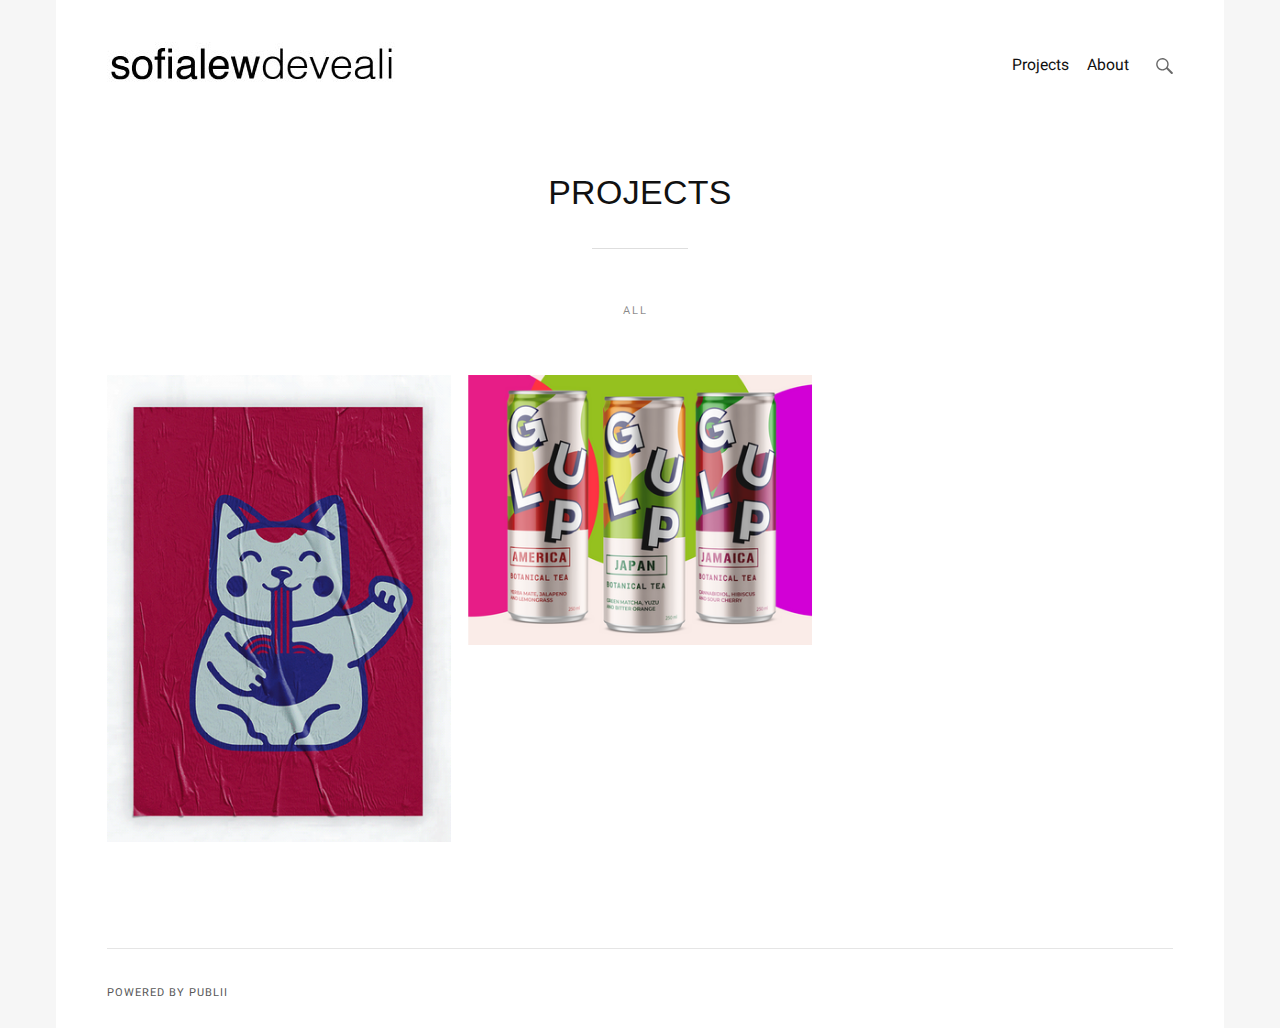
<file: index.html>
<!DOCTYPE html><html lang="en"><head><meta charset="utf-8"><meta http-equiv="X-UA-Compatible" content="IE=edge"><meta name="viewport" content="width=device-width,initial-scale=1"><title>Sofia Lew Deveali</title><meta name="robots" content="index, follow"><meta name="generator" content="Publii Open-Source CMS for Static Site"><link rel="canonical" href="https://sofialew.github.io/"><link rel="alternate" type="application/atom+xml" href="https://sofialew.github.io/feed.xml"><link rel="alternate" type="application/json" href="https://sofialew.github.io/feed.json"><meta property="og:title" content="Sofia Lew Deveali"><meta property="og:image" content="https://sofialew.github.io/media/website/Asset-3.jpg"><meta property="og:site_name" content="Sofia Lew Deveali"><meta property="og:description" content=""><meta property="og:url" content="https://sofialew.github.io/"><meta property="og:type" content="website"><link rel="preconnect" href="https://fonts.gstatic.com/" crossorigin><link href="https://fonts.googleapis.com/css?family=Heebo:400,500%7CPlayfair+Display:400&amp;display=swap" rel="stylesheet"><link rel="stylesheet" href="https://sofialew.github.io/assets/css/style.css?v=43d4a7c8ee86c61bcdac6ac62a89e443"><script type="application/ld+json">{"@context":"http://schema.org","@type":"Organization","name":"Sofia Lew Deveali","logo":"https://sofialew.github.io/media/website/Asset-3.jpg","url":"https://sofialew.github.io/","sameAs":[]}</script><script async src="https://sofialew.github.io/assets/js/lazysizes.min.js?v=9c0e65e25f8f098037678ba0c2be1d9f"></script></head><body><div class="container"><header><a class="logo" href="https://sofialew.github.io/"><img src="https://sofialew.github.io/media/website/Asset-3.jpg" alt="Sofia Lew Deveali"></a><div class="top"><nav class="navbar js-navbar"><button class="navbar__toggle js-navbar__toggle" aria-expanded="false">Menu</button><ul class="navbar__menu"><li class="active"><a href="https://sofialew.github.io/" target="_self">Projects</a></li><li><a href="https://sofialew.github.io/authors/sofia-lew-deveali/" target="_self">About</a></li></ul></nav><div class="top__search"><form action="https://sofialew.github.io/search.html" class="search"><input type="search" name="q" placeholder="search..."></form></div></div></header><main><div class="hero u-wrapper"><h1>PROJECTS</h1></div><nav class="filter"><ul><li><button class="filter__item filter__item--all" data-filter="*">All</button></li></ul></nav><div class="layout layout--3"><div class="card"><a href="https://sofialew.github.io/nino-gordo.html"><div class="card__header"><img class="lazyload" src="https://sofialew.github.io/media/posts/2/responsive/nino-xs.png" data-srcset="https://sofialew.github.io/media/posts/2/responsive/nino-xs.png 300w ,https://sofialew.github.io/media/posts/2/responsive/nino-sm.png 480w ,https://sofialew.github.io/media/posts/2/responsive/nino-md.png 768w ,https://sofialew.github.io/media/posts/2/responsive/nino-lg.png 1024w ,https://sofialew.github.io/media/posts/2/responsive/nino-xl.png 1360w ,https://sofialew.github.io/media/posts/2/responsive/nino-2xl.png 1600w ,https://sofialew.github.io/media/posts/2/responsive/nino-sm2.png 375w" data-sizes="auto" width="530" height="721" alt="Niño Gordo"></div><div class="card__body card__body--compact"><div class="card__body__wrap card__body__wrap--compact"><h2>Niño Gordo</h2><p><time datetime="2020-02-10T01:07">February 10, 2020</time></p></div></div></a></div><div class="card"><a href="https://sofialew.github.io/gulp.html"><div class="card__header"><img class="lazyload" src="https://sofialew.github.io/media/posts/1/responsive/gulp-thumb-xs.png" data-srcset="https://sofialew.github.io/media/posts/1/responsive/gulp-thumb-xs.png 300w ,https://sofialew.github.io/media/posts/1/responsive/gulp-thumb-sm.png 480w ,https://sofialew.github.io/media/posts/1/responsive/gulp-thumb-md.png 768w ,https://sofialew.github.io/media/posts/1/responsive/gulp-thumb-lg.png 1024w ,https://sofialew.github.io/media/posts/1/responsive/gulp-thumb-xl.png 1360w ,https://sofialew.github.io/media/posts/1/responsive/gulp-thumb-2xl.png 1600w ,https://sofialew.github.io/media/posts/1/responsive/gulp-thumb-sm2.png 375w" data-sizes="auto" width="1403" height="1105" alt="GULP"></div><div class="card__body card__body--compact"><div class="card__body__wrap card__body__wrap--compact"><h2>GULP</h2><p><time datetime="2020-02-10T00:51">February 10, 2020</time></p></div></div></a></div></div></main><footer class="footer"><div class="footer__copyright">Powered by Publii</div><div class="footer__social"></div></footer></div><script defer="defer" src="https://sofialew.github.io/assets/js/jquery-3.2.1.slim.min.js?v=5f48fc77cac90c4778fa24ec9c57f37d"></script><script defer="defer" src="https://sofialew.github.io/assets/js/scripts.min.js?v=16be857f09f55a0c76ea5e92e1f5f9d0"></script><script defer="defer" src="https://sofialew.github.io/assets/js/isotope.pkgd.min.js?v=39258d5d7a1a2c1df44cb3a40e494e9a"></script><script>window.addEventListener('DOMContentLoaded', function() {
              (function($) {
                 $(document).ready(function() {
                     var grid=$(".layout").isotope({itemSelector:".card",layoutMode:"masonry",masonry:{columnWidth:".card"},transitionDuration:"0.6s"});$(".layout").each(function(){var t=$(this);this.addEventListener("load",function(){t.isotope("layout")},!0)});var items=grid.find(".card");grid.addClass("layout--is-showing-cards").isotope("revealItemElements",items),$(".filter").on("click",".filter__item",function(){var t=$(this).attr("data-filter");grid.isotope({filter:t})});
                 });
              })(jQuery);
          });</script></body></html>
</file>
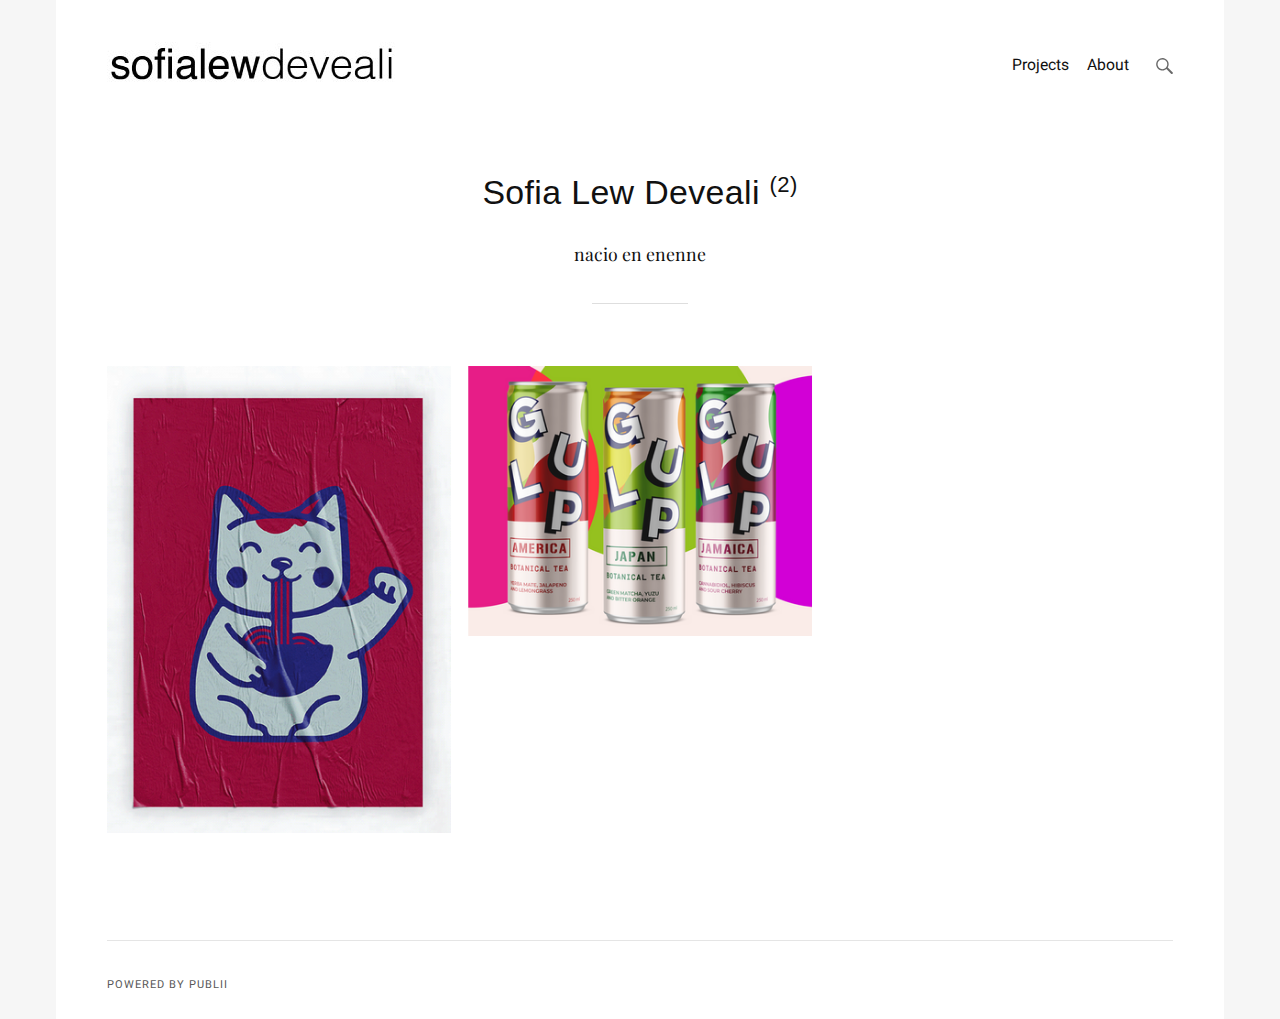
<file: authors/sofia-lew-deveali/index.html>
<!DOCTYPE html><html lang="en"><head><meta charset="utf-8"><meta http-equiv="X-UA-Compatible" content="IE=edge"><meta name="viewport" content="width=device-width,initial-scale=1"><title>Author: Sofia Lew Deveali - Sofia Lew Deveali</title><meta name="robots" content="noindex, follow"><meta name="generator" content="Publii Open-Source CMS for Static Site"><link rel="alternate" type="application/atom+xml" href="https://sofialew.github.io/feed.xml"><link rel="alternate" type="application/json" href="https://sofialew.github.io/feed.json"><meta property="og:title" content="Sofia Lew Deveali"><meta property="og:image" content="https://sofialew.github.io/media/website/Asset-3.jpg"><meta property="og:site_name" content="Sofia Lew Deveali"><meta property="og:description" content=""><meta property="og:url" content="https://sofialew.github.io/authors/sofia-lew-deveali/"><meta property="og:type" content="website"><link rel="preconnect" href="https://fonts.gstatic.com/" crossorigin><link href="https://fonts.googleapis.com/css?family=Heebo:400,500%7CPlayfair+Display:400&amp;display=swap" rel="stylesheet"><link rel="stylesheet" href="https://sofialew.github.io/assets/css/style.css?v=43d4a7c8ee86c61bcdac6ac62a89e443"><script type="application/ld+json">{"@context":"http://schema.org","@type":"Organization","name":"Sofia Lew Deveali","logo":"https://sofialew.github.io/media/website/Asset-3.jpg","url":"https://sofialew.github.io/","sameAs":[]}</script><script async src="https://sofialew.github.io/assets/js/lazysizes.min.js?v=9c0e65e25f8f098037678ba0c2be1d9f"></script></head><body><div class="container"><header><a class="logo" href="https://sofialew.github.io/"><img src="https://sofialew.github.io/media/website/Asset-3.jpg" alt="Sofia Lew Deveali"></a><div class="top"><nav class="navbar js-navbar"><button class="navbar__toggle js-navbar__toggle" aria-expanded="false">Menu</button><ul class="navbar__menu"><li><a href="https://sofialew.github.io/" target="_self">Projects</a></li><li class="active"><a href="https://sofialew.github.io/authors/sofia-lew-deveali/" target="_self">About</a></li></ul></nav><div class="top__search"><form action="https://sofialew.github.io/search.html" class="search"><input type="search" name="q" placeholder="search..."></form></div></div></header><main><div class="hero u-wrapper"><h1>Sofia Lew Deveali <sup>(2)</sup></h1><p class="author-page__info">nacio en enenne</p></div><div class="layout layout--3"><div class="card"><a href="https://sofialew.github.io/nino-gordo.html"><div class="card__header"><img class="lazyload" src="https://sofialew.github.io/media/posts/2/responsive/nino-xs.png" data-srcset="https://sofialew.github.io/media/posts/2/responsive/nino-xs.png 300w ,https://sofialew.github.io/media/posts/2/responsive/nino-sm.png 480w ,https://sofialew.github.io/media/posts/2/responsive/nino-md.png 768w ,https://sofialew.github.io/media/posts/2/responsive/nino-lg.png 1024w ,https://sofialew.github.io/media/posts/2/responsive/nino-xl.png 1360w ,https://sofialew.github.io/media/posts/2/responsive/nino-2xl.png 1600w ,https://sofialew.github.io/media/posts/2/responsive/nino-sm2.png 375w" data-sizes="auto" width="530" height="721" alt="Niño Gordo"></div><div class="card__body card__body--compact"><div class="card__body__wrap card__body__wrap--compact"><h2>Niño Gordo</h2><p><time datetime="2020-02-10T01:07">February 10, 2020</time></p></div></div></a></div><div class="card"><a href="https://sofialew.github.io/gulp.html"><div class="card__header"><img class="lazyload" src="https://sofialew.github.io/media/posts/1/responsive/gulp-thumb-xs.png" data-srcset="https://sofialew.github.io/media/posts/1/responsive/gulp-thumb-xs.png 300w ,https://sofialew.github.io/media/posts/1/responsive/gulp-thumb-sm.png 480w ,https://sofialew.github.io/media/posts/1/responsive/gulp-thumb-md.png 768w ,https://sofialew.github.io/media/posts/1/responsive/gulp-thumb-lg.png 1024w ,https://sofialew.github.io/media/posts/1/responsive/gulp-thumb-xl.png 1360w ,https://sofialew.github.io/media/posts/1/responsive/gulp-thumb-2xl.png 1600w ,https://sofialew.github.io/media/posts/1/responsive/gulp-thumb-sm2.png 375w" data-sizes="auto" width="1403" height="1105" alt="GULP"></div><div class="card__body card__body--compact"><div class="card__body__wrap card__body__wrap--compact"><h2>GULP</h2><p><time datetime="2020-02-10T00:51">February 10, 2020</time></p></div></div></a></div></div></main><footer class="footer"><div class="footer__copyright">Powered by Publii</div><div class="footer__social"></div></footer></div><script defer="defer" src="https://sofialew.github.io/assets/js/jquery-3.2.1.slim.min.js?v=5f48fc77cac90c4778fa24ec9c57f37d"></script><script defer="defer" src="https://sofialew.github.io/assets/js/scripts.min.js?v=16be857f09f55a0c76ea5e92e1f5f9d0"></script><script defer="defer" src="https://sofialew.github.io/assets/js/isotope.pkgd.min.js?v=39258d5d7a1a2c1df44cb3a40e494e9a"></script><script>window.addEventListener('DOMContentLoaded', function() {
                  (function($) {
                     $(document).ready(function() {
                         var grid=$(".layout").isotope({itemSelector:".card",layoutMode:"masonry",masonry:{columnWidth:".card"},transitionDuration:"0.6s"});$(".layout").each(function(){var t=$(this);this.addEventListener("load",function(){t.isotope("layout")},!0)});var items=grid.find(".card");grid.addClass("layout--is-showing-cards").isotope("revealItemElements",items),$(".filter").on("click",".filter__item",function(){var t=$(this).attr("data-filter");grid.isotope({filter:t})});
                     });
                  })(jQuery);
              });</script></body></html>
</file>
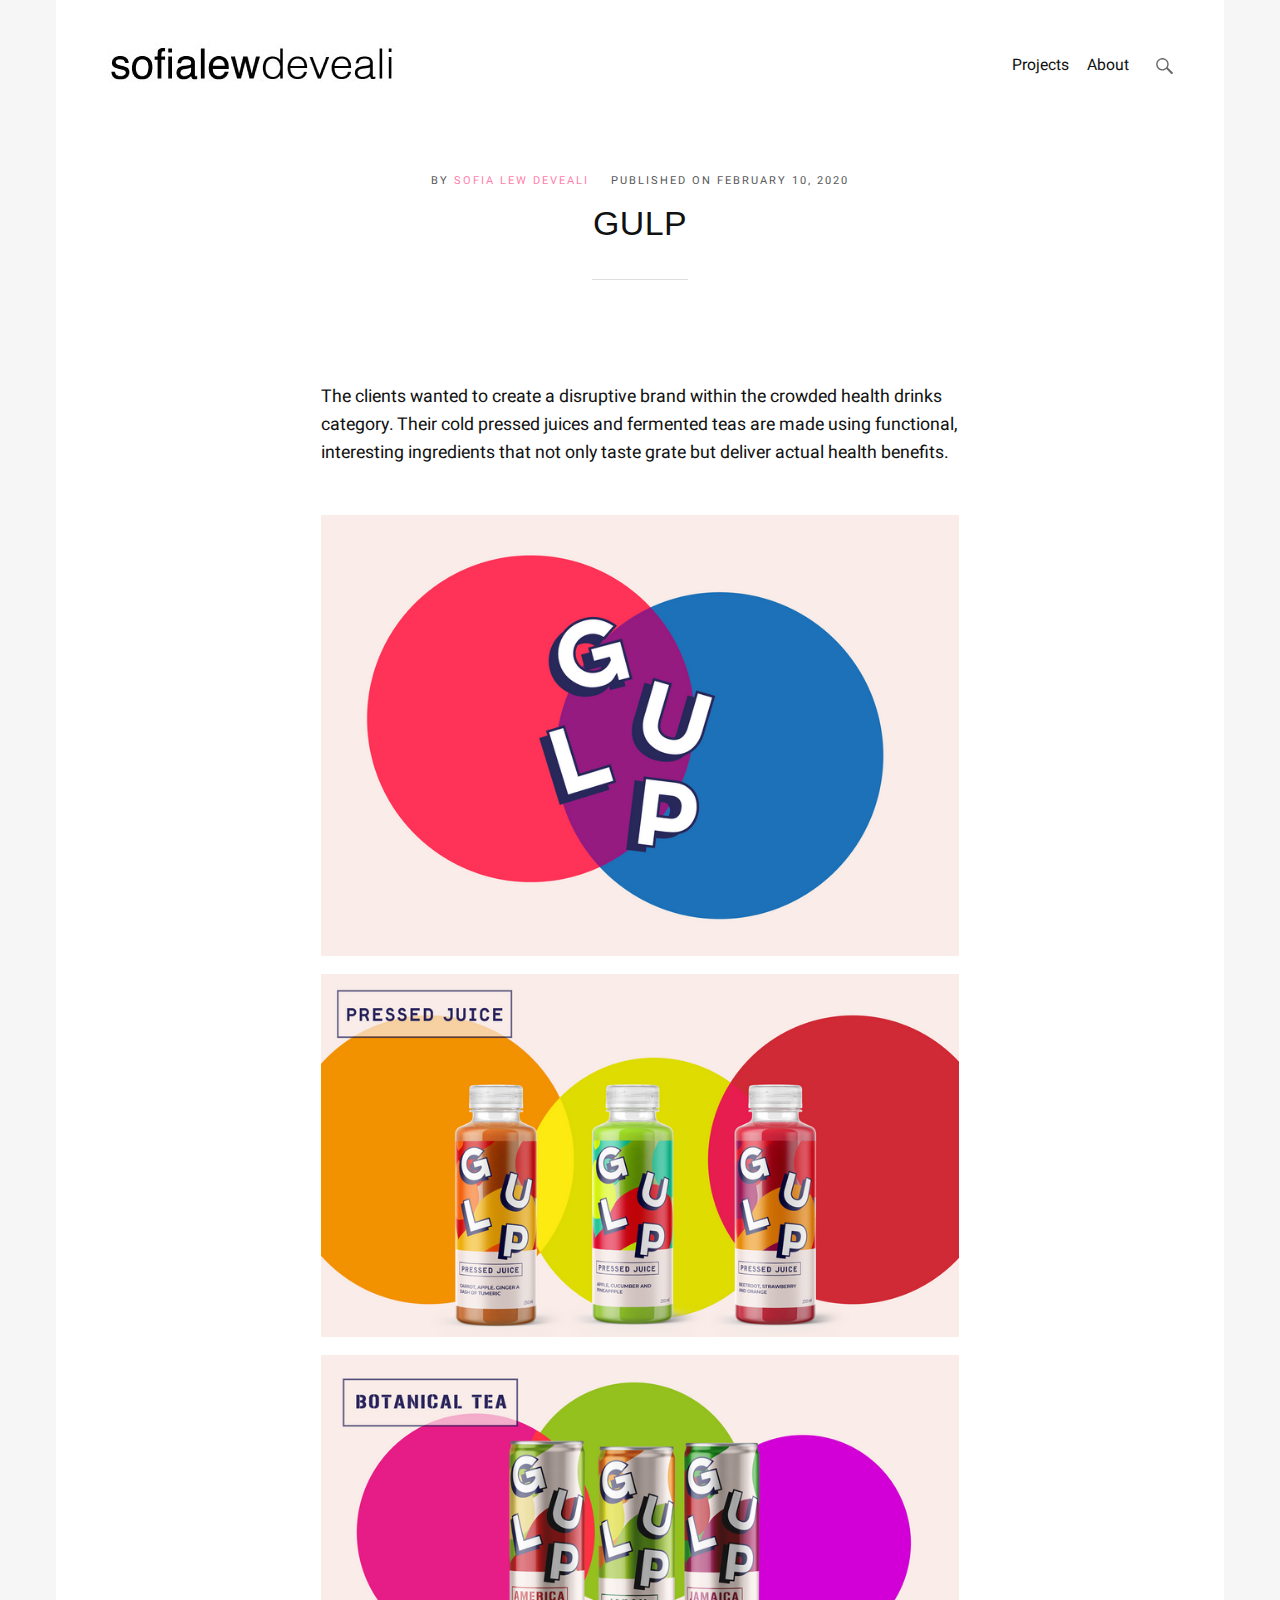
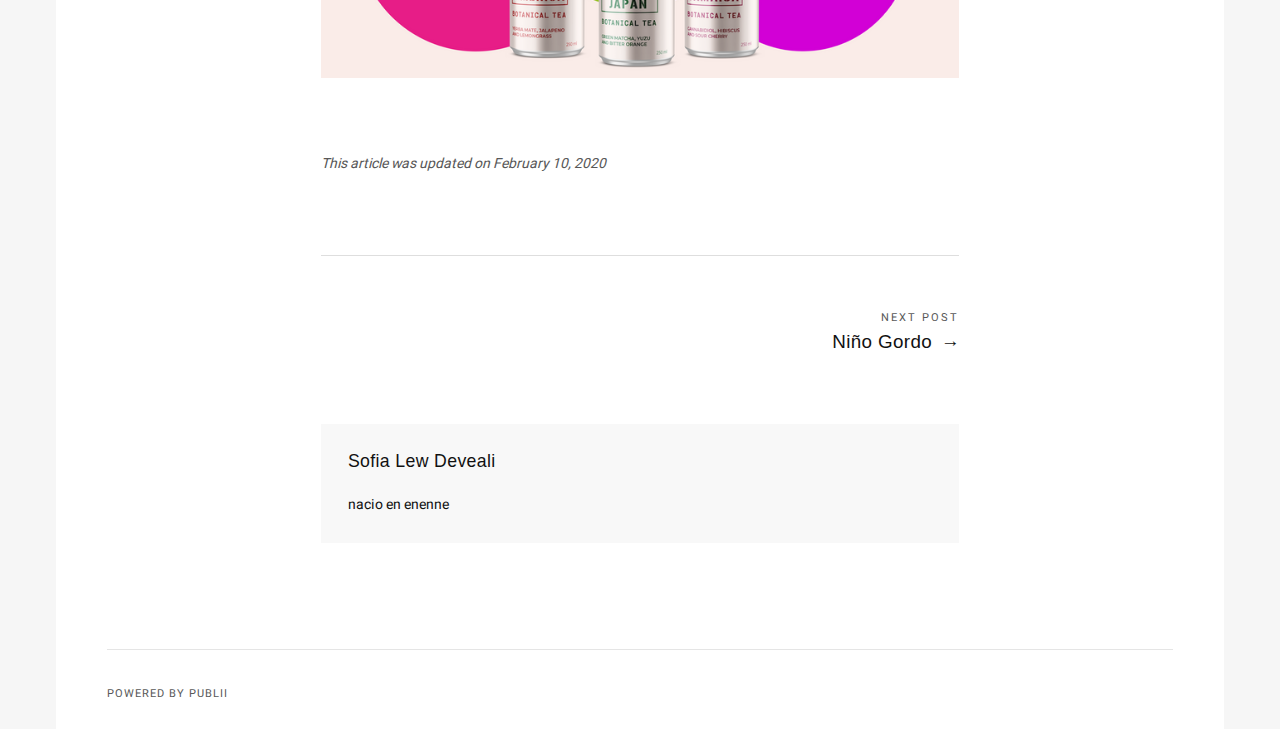
<file: gulp.html>
<!DOCTYPE html><html lang="en"><head><meta charset="utf-8"><meta http-equiv="X-UA-Compatible" content="IE=edge"><meta name="viewport" content="width=device-width,initial-scale=1"><title>GULP - Sofia Lew Deveali</title><meta name="description" content="The clients wanted to create a disruptive brand within the crowded health&hellip;"><meta name="robots" content="index, follow"><meta name="generator" content="Publii Open-Source CMS for Static Site"><link rel="canonical" href="https://sofialew.github.io/gulp.html"><link rel="alternate" type="application/atom+xml" href="https://sofialew.github.io/feed.xml"><link rel="alternate" type="application/json" href="https://sofialew.github.io/feed.json"><meta property="og:title" content="GULP"><meta property="og:image" content="https://sofialew.github.io/media/posts/1/gulp-thumb.png"><meta property="og:site_name" content="Sofia Lew Deveali"><meta property="og:description" content="The clients wanted to create a disruptive brand within the crowded health&hellip;"><meta property="og:url" content="https://sofialew.github.io/gulp.html"><meta property="og:type" content="article"><link rel="preconnect" href="https://fonts.gstatic.com/" crossorigin><link href="https://fonts.googleapis.com/css?family=Heebo:400,500%7CPlayfair+Display:400&amp;display=swap" rel="stylesheet"><link rel="stylesheet" href="https://sofialew.github.io/assets/css/style.css?v=43d4a7c8ee86c61bcdac6ac62a89e443"><link rel="stylesheet" href="https://sofialew.github.io/assets/css/photoswipe.css?v=ffb247881cd6f611d007fd4a96b7b16a"><script type="application/ld+json">{"@context":"http://schema.org","@type":"Article","mainEntityOfPage":{"@type":"WebPage","@id":"https://sofialew.github.io/gulp.html"},"headline":"GULP","datePublished":"2020-02-10T00:51","dateModified":"2020-02-10T01:11","image":{"@type":"ImageObject","url":"https://sofialew.github.io/media/posts/1/gulp-thumb.png","height":1105,"width":1403},"description":"The clients wanted to create a disruptive brand within the crowded health&hellip;","author":{"@type":"Person","name":"Sofia Lew Deveali"},"publisher":{"@type":"Organization","name":"Sofia Lew Deveali","logo":{"@type":"ImageObject","url":"https://sofialew.github.io/media/website/Asset-3.jpg","height":48,"width":288}}}</script><script async src="https://sofialew.github.io/assets/js/lazysizes.min.js?v=9c0e65e25f8f098037678ba0c2be1d9f"></script><style>.pswp--svg .pswp__button,
				          .pswp--svg .pswp__button--arrow--left:before,
				          .pswp--svg .pswp__button--arrow--right:before {
					          background-image: url(https://sofialew.github.io/assets/svg/gallery-icons-light.svg);
			              }</style></head><body><div class="container"><header><a class="logo" href="https://sofialew.github.io/"><img src="https://sofialew.github.io/media/website/Asset-3.jpg" alt="Sofia Lew Deveali"></a><div class="top"><nav class="navbar js-navbar"><button class="navbar__toggle js-navbar__toggle" aria-expanded="false">Menu</button><ul class="navbar__menu"><li><a href="https://sofialew.github.io/" target="_self">Projects</a></li><li><a href="https://sofialew.github.io/authors/sofia-lew-deveali/" target="_self">About</a></li></ul></nav><div class="top__search"><form action="https://sofialew.github.io/search.html" class="search"><input type="search" name="q" placeholder="search..."></form></div></div></header><main><article class="post u-wrapper"><header class="hero"><p class="post__meta">By <a href="https://sofialew.github.io/authors/sofia-lew-deveali/" rel="author" title="Sofia Lew Deveali">Sofia Lew Deveali</a> Published on <time datetime="2020-02-10T00:51">February 10, 2020</time></p><h1 class="post__title">GULP</h1></header><div class="post__featured-image post__image--full"><img class="lazyload" src="https://sofialew.github.io/media/posts/1/responsive/gulp-thumb-xs.png" data-srcset="https://sofialew.github.io/media/posts/1/responsive/gulp-thumb-xs.png 300w ,https://sofialew.github.io/media/posts/1/responsive/gulp-thumb-sm.png 480w ,https://sofialew.github.io/media/posts/1/responsive/gulp-thumb-md.png 768w ,https://sofialew.github.io/media/posts/1/responsive/gulp-thumb-lg.png 1024w ,https://sofialew.github.io/media/posts/1/responsive/gulp-thumb-xl.png 1360w ,https://sofialew.github.io/media/posts/1/responsive/gulp-thumb-2xl.png 1600w ,https://sofialew.github.io/media/posts/1/responsive/gulp-thumb-sm2.png 375w" data-sizes="auto" width="1403" height="1105" alt="GULP"></div><div class="post__entry"><p class="ProjectInfo-projectName-1E3">The clients wanted to create a disruptive brand within the crowded health drinks category. Their cold pressed juices and fermented teas are made using functional, interesting ingredients that not only taste grate but deliver actual health benefits.</p><div class="gallery" data-is-empty="false" data-columns="1"><figure class="gallery__item"><a href="https://sofialew.github.io/media/posts/1/gallery/gulp.png" data-size="2800x1940"><img src="https://sofialew.github.io/media/posts/1/gallery/gulp-thumbnail.png" alt="" width="768" height="532"></a></figure><figure class="gallery__item"><a href="https://sofialew.github.io/media/posts/1/gallery/gulp2.png" data-size="2800x1597"><img src="https://sofialew.github.io/media/posts/1/gallery/gulp2-thumbnail.png" alt="" width="768" height="438"></a></figure><figure class="gallery__item"><a href="https://sofialew.github.io/media/posts/1/gallery/gulpthumb.png" data-size="2800x1419"><img src="https://sofialew.github.io/media/posts/1/gallery/gulpthumb-thumbnail.png" alt="" width="768" height="389"></a></figure></div></div><footer class="post__footer"><div class="post__last-updated">This article was updated on February 10, 2020</div><div class="post__footer__col"><div class="post__share"></div></div><nav class="post__nav"><div class="post__nav__next">Next Post<h5><a href="https://sofialew.github.io/nino-gordo.html" class="inverse" rel="next">Niño Gordo</a></h5></div></nav><div class="post__bio"><div><h3><a href="https://sofialew.github.io/authors/sofia-lew-deveali/" class="inverse" title="Sofia Lew Deveali">Sofia Lew Deveali</a></h3><p>nacio en enenne</p></div></div></footer></article></main><footer class="footer"><div class="footer__copyright">Powered by Publii</div><div class="footer__social"></div></footer></div><script defer="defer" src="https://sofialew.github.io/assets/js/jquery-3.2.1.slim.min.js?v=5f48fc77cac90c4778fa24ec9c57f37d"></script><script defer="defer" src="https://sofialew.github.io/assets/js/scripts.min.js?v=16be857f09f55a0c76ea5e92e1f5f9d0"></script><script defer="defer" src="https://sofialew.github.io/assets/js/photoswipe.min.js?v=90d5a5ff4789f25f79840f95fc089c0e"></script><script defer="defer" src="https://sofialew.github.io/assets/js/photoswipe-ui-default.min.js?v=c061a13816b98ce8c8a7ffb2e62dc403"></script><script>var initPhotoSwipeFromDOM=function(gallerySelector){var parseThumbnailElements=function(el){var thumbElements=el.childNodes,numNodes=thumbElements.length,items=[],figureEl,linkEl,size,item;for(var i=0;i<numNodes;i++){figureEl=thumbElements[i];if(figureEl.nodeType!==1){continue;}
          linkEl=figureEl.children[0];size=linkEl.getAttribute('data-size').split('x');item={src:linkEl.getAttribute('href'),w:parseInt(size[0],10),h:parseInt(size[1],10)};if(figureEl.children.length>1){item.title=figureEl.children[1].innerHTML;}
          if(linkEl.children.length>0){item.msrc=linkEl.children[0].getAttribute('src');}
          item.el=figureEl;items.push(item);}
          return items;};var closest=function closest(el,fn){return el&&(fn(el)?el:closest(el.parentNode,fn));};var onThumbnailsClick=function(e){e=e||window.event;e.preventDefault?e.preventDefault():e.returnValue=false;var eTarget=e.target||e.srcElement;var clickedListItem=closest(eTarget,function(el){return(el.tagName&&el.tagName.toUpperCase()==='FIGURE');});if(!clickedListItem){return;}
          var clickedGallery=clickedListItem.parentNode,childNodes=clickedListItem.parentNode.childNodes,numChildNodes=childNodes.length,nodeIndex=0,index;for(var i=0;i<numChildNodes;i++){if(childNodes[i].nodeType!==1){continue;}
          if(childNodes[i]===clickedListItem){index=nodeIndex;break;}
          nodeIndex++;}
          if(index>=0){openPhotoSwipe(index,clickedGallery);}
          return false;};var photoswipeParseHash=function(){var hash=window.location.hash.substring(1),params={};if(hash.length<5){return params;}
          var vars=hash.split('&');for(var i=0;i<vars.length;i++){if(!vars[i]){continue;}
          var pair=vars[i].split('=');if(pair.length<2){continue;}
          params[pair[0]]=pair[1];}
          if(params.gid){params.gid=parseInt(params.gid,10);}
          return params;};var openPhotoSwipe=function(index,galleryElement,disableAnimation,fromURL){var pswpElement=document.querySelectorAll('.pswp')[0],gallery,options,items;items=parseThumbnailElements(galleryElement);options={galleryUID:galleryElement.getAttribute('data-pswp-uid'),getThumbBoundsFn:function(index){var thumbnail=items[index].el.getElementsByTagName('img')[0],pageYScroll=window.pageYOffset||document.documentElement.scrollTop,rect=thumbnail.getBoundingClientRect();return{x:rect.left,y:rect.top+pageYScroll,w:rect.width};},
          mainClass:'pswp--dark',
          preload: [1,2],
          hideAnimationDuration:200,
          showAnimationDuration:0,
          bgOpacity: 0.7,
          showHideOpacity:true,
          closeOnScroll: true,
          arrowKeys: true,
          closeEl: true,
          captionEl: true,
          fullscreenEl: true,
          zoomEl: true,
          shareEl: true,
          counterEl: true,
          arrowEl: true,
          preloaderEl: true
          };if(fromURL){if(options.galleryPIDs){for(var j=0;j<items.length;j++){if(items[j].pid==index){options.index=j;break;}}}else{options.index=parseInt(index,10)-1;}}else{options.index=parseInt(index,10);}
          if(isNaN(options.index)){return;}
          if(disableAnimation){options.showAnimationDuration=0;}
          gallery=new PhotoSwipe(pswpElement,PhotoSwipeUI_Default,items,options);gallery.init();gallery.options.escKey=true;};var galleryElements=document.querySelectorAll(gallerySelector);for(var i=0,l=galleryElements.length;i<l;i++){galleryElements[i].setAttribute('data-pswp-uid',i+1);galleryElements[i].onclick=onThumbnailsClick;}
          var hashData=photoswipeParseHash();if(hashData.pid&&hashData.gid){openPhotoSwipe(hashData.pid,galleryElements[hashData.gid-1],true,true);}};initPhotoSwipeFromDOM('.gallery');</script><div class="pswp" tabindex="-1" role="dialog" aria-hidden="true"><div class="pswp__bg"></div><div class="pswp__scroll-wrap"><div class="pswp__container"><div class="pswp__item"></div><div class="pswp__item"></div><div class="pswp__item"></div></div><div class="pswp__ui pswp__ui--hidden"><div class="pswp__top-bar"><div class="pswp__counter"></div><button class="pswp__button pswp__button--close" title="Close (Esc)"></button> <button class="pswp__button pswp__button--share" title="Share"></button> <button class="pswp__button pswp__button--fs" title="Toggle fullscreen"></button> <button class="pswp__button pswp__button--zoom" title="Zoom in/out"></button><div class="pswp__preloader"><div class="pswp__preloader__icn"><div class="pswp__preloader__cut"><div class="pswp__preloader__donut"></div></div></div></div></div><div class="pswp__share-modal pswp__share-modal--hidden pswp__single-tap"><div class="pswp__share-tooltip"></div></div><button class="pswp__button pswp__button--arrow--left" title="Previous (arrow left)"></button> <button class="pswp__button pswp__button--arrow--right" title="Next (arrow right)"></button><div class="pswp__caption"><div class="pswp__caption__center"></div></div></div></div></div></body></html>
</file>
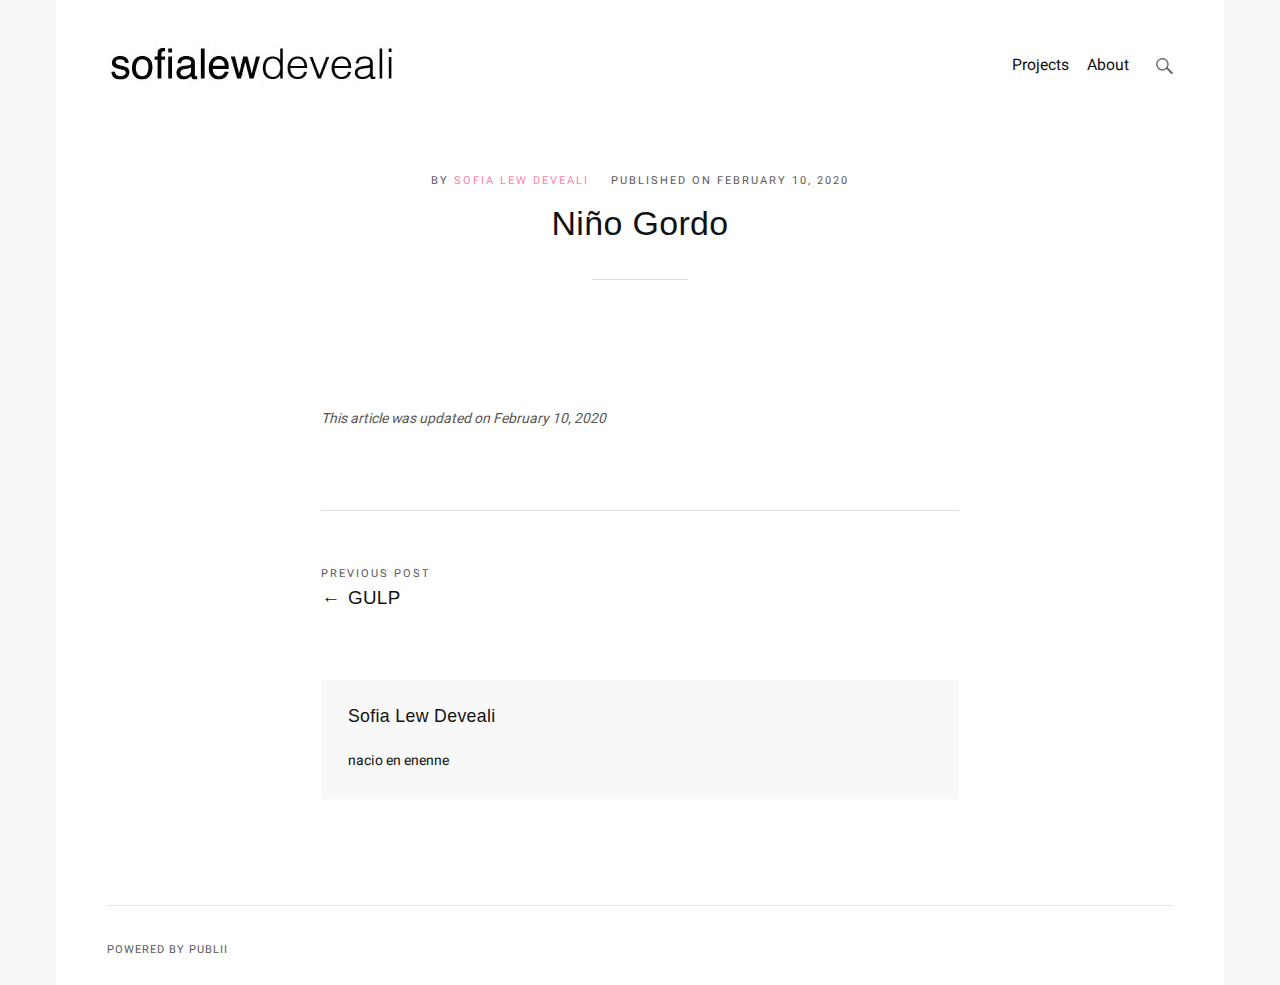
<file: nino-gordo.html>
<!DOCTYPE html><html lang="en"><head><meta charset="utf-8"><meta http-equiv="X-UA-Compatible" content="IE=edge"><meta name="viewport" content="width=device-width,initial-scale=1"><title>Niño Gordo - Sofia Lew Deveali</title><meta name="robots" content="index, follow"><meta name="generator" content="Publii Open-Source CMS for Static Site"><link rel="canonical" href="https://sofialew.github.io/nino-gordo.html"><link rel="alternate" type="application/atom+xml" href="https://sofialew.github.io/feed.xml"><link rel="alternate" type="application/json" href="https://sofialew.github.io/feed.json"><meta property="og:title" content="Niño Gordo"><meta property="og:image" content="https://sofialew.github.io/media/posts/2/nino.png"><meta property="og:site_name" content="Sofia Lew Deveali"><meta property="og:description" content=""><meta property="og:url" content="https://sofialew.github.io/nino-gordo.html"><meta property="og:type" content="article"><link rel="preconnect" href="https://fonts.gstatic.com/" crossorigin><link href="https://fonts.googleapis.com/css?family=Heebo:400,500%7CPlayfair+Display:400&amp;display=swap" rel="stylesheet"><link rel="stylesheet" href="https://sofialew.github.io/assets/css/style.css?v=43d4a7c8ee86c61bcdac6ac62a89e443"><script type="application/ld+json">{"@context":"http://schema.org","@type":"Article","mainEntityOfPage":{"@type":"WebPage","@id":"https://sofialew.github.io/nino-gordo.html"},"headline":"Niño Gordo","datePublished":"2020-02-10T01:07","dateModified":"2020-02-10T01:07","image":{"@type":"ImageObject","url":"https://sofialew.github.io/media/posts/2/nino.png","height":721,"width":530},"description":"","author":{"@type":"Person","name":"Sofia Lew Deveali"},"publisher":{"@type":"Organization","name":"Sofia Lew Deveali","logo":{"@type":"ImageObject","url":"https://sofialew.github.io/media/website/Asset-3.jpg","height":48,"width":288}}}</script><script async src="https://sofialew.github.io/assets/js/lazysizes.min.js?v=9c0e65e25f8f098037678ba0c2be1d9f"></script></head><body><div class="container"><header><a class="logo" href="https://sofialew.github.io/"><img src="https://sofialew.github.io/media/website/Asset-3.jpg" alt="Sofia Lew Deveali"></a><div class="top"><nav class="navbar js-navbar"><button class="navbar__toggle js-navbar__toggle" aria-expanded="false">Menu</button><ul class="navbar__menu"><li><a href="https://sofialew.github.io/" target="_self">Projects</a></li><li><a href="https://sofialew.github.io/authors/sofia-lew-deveali/" target="_self">About</a></li></ul></nav><div class="top__search"><form action="https://sofialew.github.io/search.html" class="search"><input type="search" name="q" placeholder="search..."></form></div></div></header><main><article class="post u-wrapper"><header class="hero"><p class="post__meta">By <a href="https://sofialew.github.io/authors/sofia-lew-deveali/" rel="author" title="Sofia Lew Deveali">Sofia Lew Deveali</a> Published on <time datetime="2020-02-10T01:07">February 10, 2020</time></p><h1 class="post__title">Niño Gordo</h1></header><div class="post__featured-image post__image--full"><img class="lazyload" src="https://sofialew.github.io/media/posts/2/responsive/nino-xs.png" data-srcset="https://sofialew.github.io/media/posts/2/responsive/nino-xs.png 300w ,https://sofialew.github.io/media/posts/2/responsive/nino-sm.png 480w ,https://sofialew.github.io/media/posts/2/responsive/nino-md.png 768w ,https://sofialew.github.io/media/posts/2/responsive/nino-lg.png 1024w ,https://sofialew.github.io/media/posts/2/responsive/nino-xl.png 1360w ,https://sofialew.github.io/media/posts/2/responsive/nino-2xl.png 1600w ,https://sofialew.github.io/media/posts/2/responsive/nino-sm2.png 375w" data-sizes="auto" width="530" height="721" alt="Niño Gordo"></div><div class="post__entry"></div><footer class="post__footer"><div class="post__last-updated">This article was updated on February 10, 2020</div><div class="post__footer__col"><div class="post__share"></div></div><nav class="post__nav"><div class="post__nav__prev">Previous Post<h5><a href="https://sofialew.github.io/gulp.html" class="inverse" rel="prev">GULP</a></h5></div></nav><div class="post__bio"><div><h3><a href="https://sofialew.github.io/authors/sofia-lew-deveali/" class="inverse" title="Sofia Lew Deveali">Sofia Lew Deveali</a></h3><p>nacio en enenne</p></div></div></footer></article></main><footer class="footer"><div class="footer__copyright">Powered by Publii</div><div class="footer__social"></div></footer></div><script defer="defer" src="https://sofialew.github.io/assets/js/jquery-3.2.1.slim.min.js?v=5f48fc77cac90c4778fa24ec9c57f37d"></script><script defer="defer" src="https://sofialew.github.io/assets/js/scripts.min.js?v=16be857f09f55a0c76ea5e92e1f5f9d0"></script></body></html>
</file>
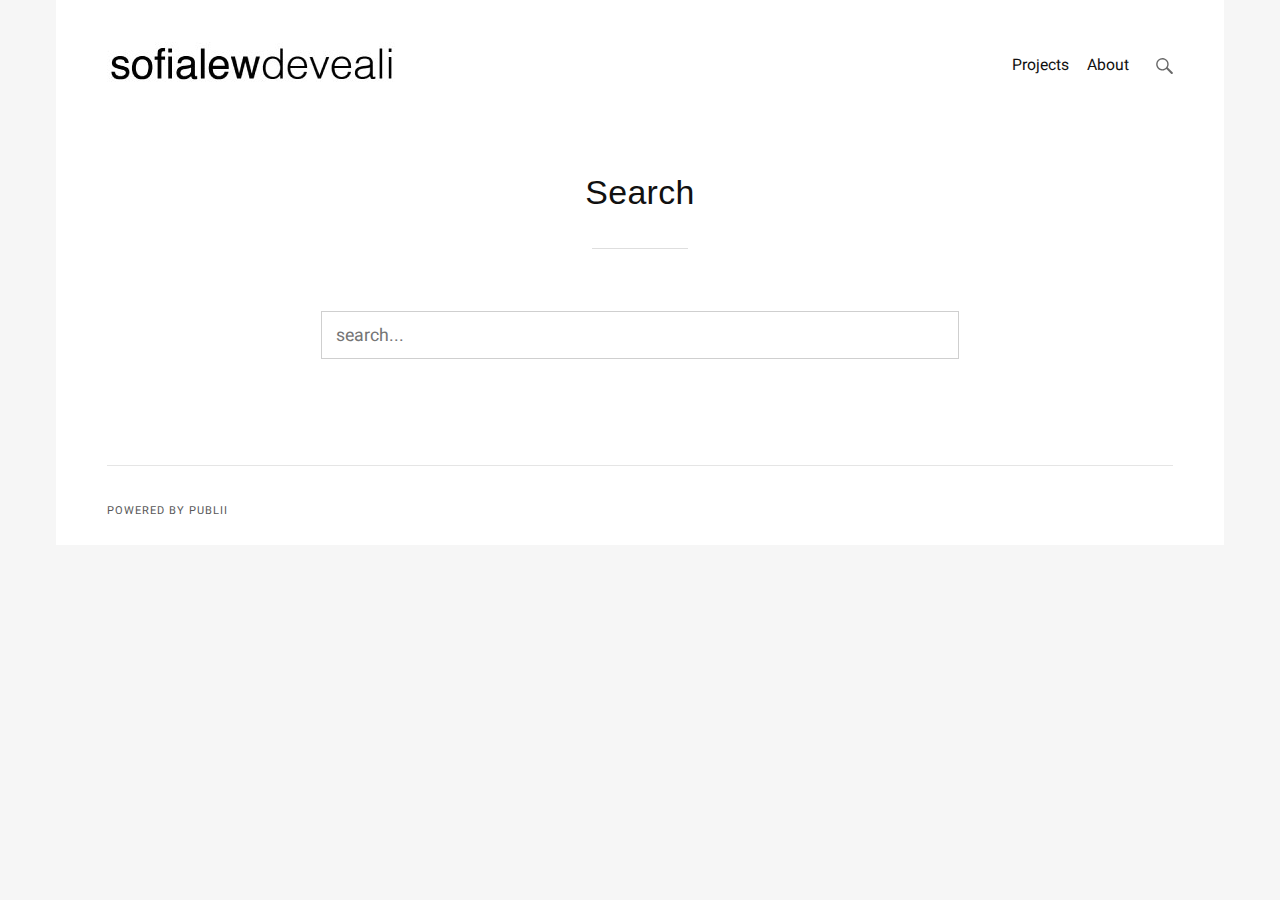
<file: search.html>
<!DOCTYPE html><html lang="en"><head><meta charset="utf-8"><meta http-equiv="X-UA-Compatible" content="IE=edge"><meta name="viewport" content="width=device-width,initial-scale=1"><title>Search - Sofia Lew Deveali</title><meta name="robots" content="noindex, follow"><meta name="generator" content="Publii Open-Source CMS for Static Site"><link rel="alternate" type="application/atom+xml" href="https://sofialew.github.io/feed.xml"><link rel="alternate" type="application/json" href="https://sofialew.github.io/feed.json"><meta property="og:title" content="Sofia Lew Deveali"><meta property="og:image" content="https://sofialew.github.io/media/website/Asset-3.jpg"><meta property="og:site_name" content="Sofia Lew Deveali"><meta property="og:description" content=""><meta property="og:url" content="https://sofialew.github.io/"><meta property="og:type" content="website"><link rel="preconnect" href="https://fonts.gstatic.com/" crossorigin><link href="https://fonts.googleapis.com/css?family=Heebo:400,500%7CPlayfair+Display:400&amp;display=swap" rel="stylesheet"><link rel="stylesheet" href="https://sofialew.github.io/assets/css/style.css?v=43d4a7c8ee86c61bcdac6ac62a89e443"><script type="application/ld+json">{"@context":"http://schema.org","@type":"Organization","name":"Sofia Lew Deveali","logo":"https://sofialew.github.io/media/website/Asset-3.jpg","url":"https://sofialew.github.io/","sameAs":[]}</script><script async src="https://sofialew.github.io/assets/js/lazysizes.min.js?v=9c0e65e25f8f098037678ba0c2be1d9f"></script></head><body><div class="container"><header><a class="logo" href="https://sofialew.github.io/"><img src="https://sofialew.github.io/media/website/Asset-3.jpg" alt="Sofia Lew Deveali"></a><div class="top"><nav class="navbar js-navbar"><button class="navbar__toggle js-navbar__toggle" aria-expanded="false">Menu</button><ul class="navbar__menu"><li><a href="https://sofialew.github.io/" target="_self">Projects</a></li><li><a href="https://sofialew.github.io/authors/sofia-lew-deveali/" target="_self">About</a></li></ul></nav><div class="top__search"><form action="https://sofialew.github.io/search.html" class="search"><input type="search" name="q" placeholder="search..."></form></div></div></header><main><div class="hero u-wrapper"><h1>Search</h1></div><div class="u-wrapper search-page"><form action="https://sofialew.github.io/search.html"><input type="search" name="q" placeholder="search..." class="search-page__input"></form><script>(function () {
						var cx = '';
						var gcse = document.createElement('script');
						gcse.type  = 'text/javascript';
						gcse.async = true;
						gcse.src   = 'https://cse.google.com/cse.js?cx=' + cx;
						var s = document.getElementsByTagName('script')[0];
						s.parentNode.insertBefore(gcse, s);
					})();</script><gcse:searchresults-only></gcse:searchresults-only></div></main><footer class="footer"><div class="footer__copyright">Powered by Publii</div><div class="footer__social"></div></footer></div><script defer="defer" src="https://sofialew.github.io/assets/js/jquery-3.2.1.slim.min.js?v=5f48fc77cac90c4778fa24ec9c57f37d"></script><script defer="defer" src="https://sofialew.github.io/assets/js/scripts.min.js?v=16be857f09f55a0c76ea5e92e1f5f9d0"></script></body></html>
</file>
